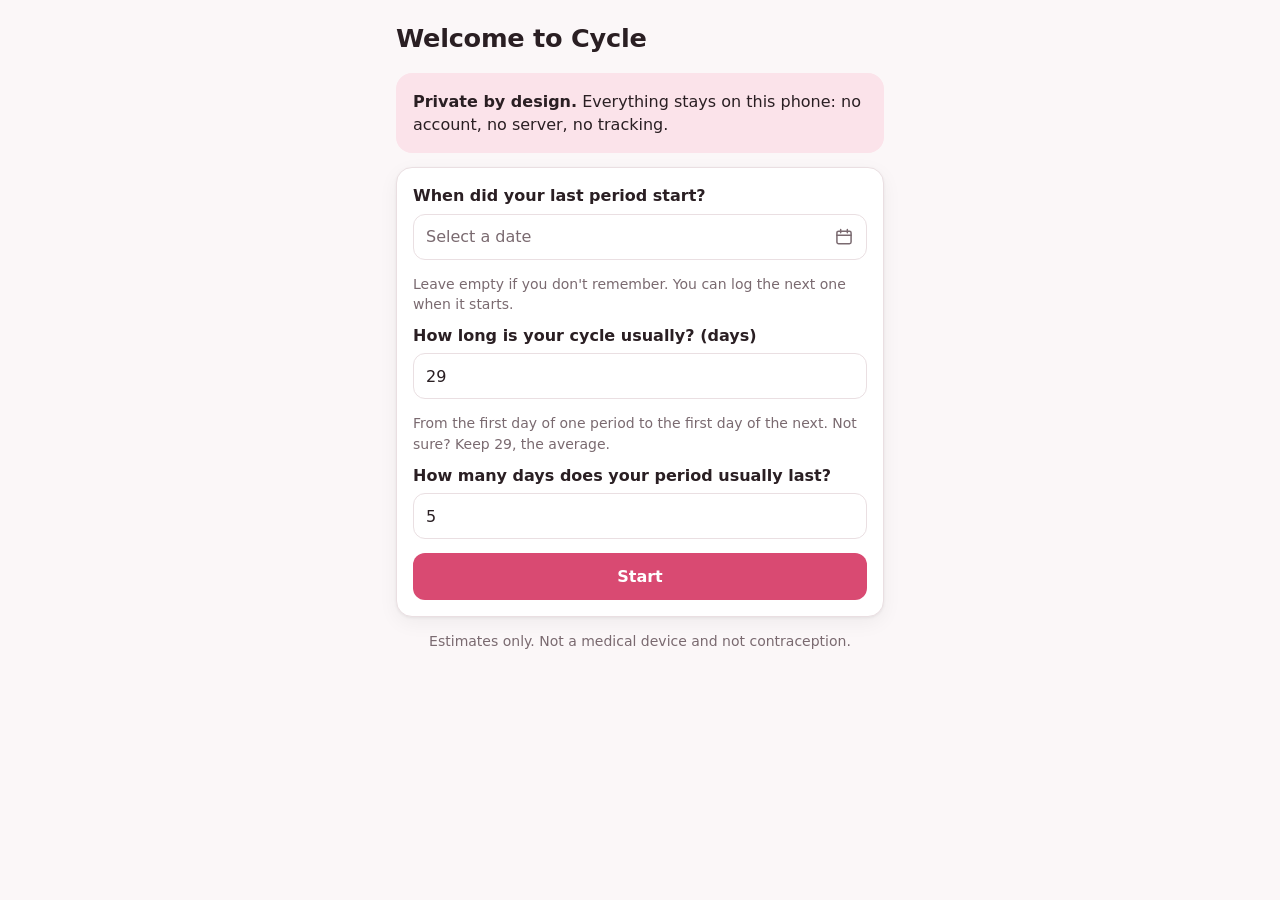
<file: index.html>
<!doctype html>
<html lang="en">
<head>
  <meta charset="utf-8">

  <!-- ===================== APP SETTINGS: edit these ===================== -->
  <!-- Version: change it when you publish an update.
       It also makes installed phones download a fresh copy of the app. -->
  <meta name="app-version" content="1.0.1">
  <!-- App id: prefix for everything this app stores in the browser, so other
       apps on the same web address don't clash with it. Letters, digits and
       dashes only. Changing it after publishing = users start with empty data. -->
  <meta name="app-id" content="period-tracker">
  <!-- ==================================================================== -->

  <!-- Security: only run scripts from this site; don't tell other sites where users came from -->
  <meta http-equiv="Content-Security-Policy" content="default-src 'self'; script-src 'self'; style-src 'self' 'unsafe-inline'; img-src 'self' data:; object-src 'none'; base-uri 'none'; form-action 'self'">
  <meta name="referrer" content="no-referrer">
  <meta name="viewport" content="width=device-width, initial-scale=1, viewport-fit=cover">
  <title>Cycle</title>
  <meta name="description" content="A private period tracker. Your data stays on your phone.">
  <meta name="theme-color" content="#d94a72">
  <meta name="color-scheme" content="light dark">
  <meta name="apple-mobile-web-app-capable" content="yes">
  <meta name="mobile-web-app-capable" content="yes">
  <meta name="apple-mobile-web-app-status-bar-style" content="default">
  <meta name="apple-mobile-web-app-title" content="Cycle">
  <link rel="manifest" href="manifest.webmanifest">
  <link rel="icon" href="icons/icon.svg" type="image/svg+xml">
  <link rel="apple-touch-icon" href="icons/apple-touch-icon.png">
  <link rel="stylesheet" href="css/styles.css">
</head>
<body>
  <main id="app" aria-live="polite"></main>

  <nav id="tabs" class="tabs" hidden>
    <button data-tab="today" aria-label="Today">
      <svg viewBox="0 0 24 24" aria-hidden="true"><circle cx="12" cy="12" r="8"/><circle cx="12" cy="12" r="3"/></svg>
      <span>Today</span>
    </button>
    <button data-tab="calendar" aria-label="Calendar">
      <svg viewBox="0 0 24 24" aria-hidden="true"><rect x="3.5" y="5" width="17" height="15" rx="2"/><path d="M3.5 10h17M8 3v4M16 3v4"/></svg>
      <span>Calendar</span>
    </button>
    <button data-tab="history" aria-label="History">
      <svg viewBox="0 0 24 24" aria-hidden="true"><path d="M5 19V11M12 19V5M19 19v-6"/></svg>
      <span>History</span>
    </button>
    <button data-tab="settings" aria-label="Settings">
      <svg viewBox="0 0 24 24" aria-hidden="true"><circle cx="12" cy="12" r="3"/><path d="M12 2.5v3M12 18.5v3M2.5 12h3M18.5 12h3M5.3 5.3l2.1 2.1M16.6 16.6l2.1 2.1M5.3 18.7l2.1-2.1M16.6 7.4l2.1-2.1"/></svg>
      <span>Settings</span>
    </button>
  </nav>

  <dialog id="sheet" class="sheet"></dialog>
  <div id="toast" class="toast" role="status"></div>

  <noscript>This app needs JavaScript.</noscript>
  <script type="module" src="js/app.js"></script>
</body>
</html>
</file>
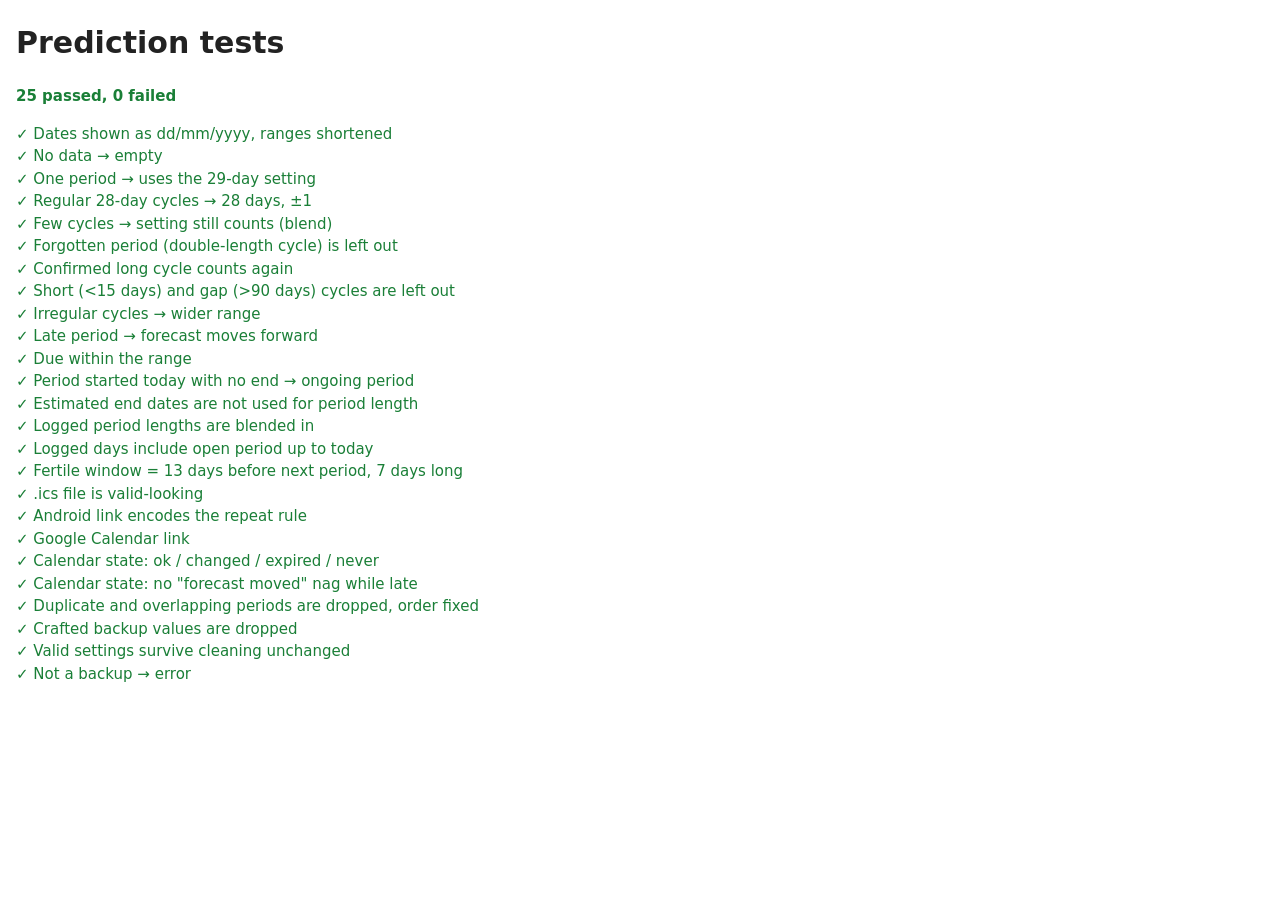
<file: tests/index.html>
<!doctype html>
<html lang="en">
<head>
  <meta charset="utf-8">
  <meta name="viewport" content="width=device-width, initial-scale=1">
  <title>Prediction tests</title>
  <style>
    body { font: 15px/1.5 system-ui, sans-serif; margin: 16px; background: #fff; color: #222; }
    .pass { color: #1a7f37; } .fail { color: #c0392b; font-weight: 600; }
    pre { white-space: pre-wrap; margin: 0 0 0 1.5em; font-size: 13px; }
  </style>
</head>
<body>
  <h1>Prediction tests</h1>
  <p id="summary">Running…</p>
  <div id="out"></div>
  <script type="module">
    import { analyze, loggedDays } from '../js/predict.js';
    import { buildICS, androidIntentUrl, calendarState, googleCalendarUrl } from '../js/calendar.js';
    import { addDays, fmt, fmtRange } from '../js/dates.js';
    import { parseBackup, cleanSettings, cleanPeriods } from '../js/storage.js';

    const out = document.getElementById('out');
    let passed = 0, failed = 0;
    function test(name, fn) {
      try { fn(); passed++; out.insertAdjacentHTML('beforeend', `<div class="pass">✓ ${name}</div>`); }
      catch (e) { failed++; out.insertAdjacentHTML('beforeend', `<div class="fail">✗ ${name}</div><pre>${e.message}</pre>`); }
    }
    const eq = (a, b, msg = '') => { if (JSON.stringify(a) !== JSON.stringify(b)) throw new Error(`${msg} expected ${JSON.stringify(b)}, got ${JSON.stringify(a)}`); };
    const ok = (c, msg) => { if (!c) throw new Error(msg); };

    /** Periods starting at `first`, separated by the given cycle lengths, each `len` days long */
    function series(first, lengths, len = 5) {
      const out = [{ start: first, end: addDays(first, len - 1) }];
      let d = first;
      for (const l of lengths) { d = addDays(d, l); out.push({ start: d, end: addDays(d, len - 1) }); }
      return out;
    }
    const S = { cycleLength: 29, periodLength: 5, installId: 'test', eventTitle: '🌸', reminder: 2, calendarCount: 12 };

    test('Dates shown as dd/mm/yyyy, ranges shortened', () => {
      eq(fmt('2026-11-05'), '05/11/2026');
      eq(fmtRange('2026-11-24', '2026-11-24'), '24/11/2026');
      eq(fmtRange('2026-11-24', '2026-12-01'), '24/11 – 01/12/2026');
      eq(fmtRange('2026-12-30', '2027-01-03'), '30/12/2026 – 03/01/2027');
    });

    test('No data → empty',() => eq(analyze([], S, '2026-11-24').status, 'empty'));

    test('One period → uses the 29-day setting', () => {
      const p = analyze([{ start: '2026-11-01', end: '2026-11-05' }], S, '2026-11-10');
      eq(p.next.start, '2026-11-30');
      eq(p.basedOn, 0);
      eq(p.spread, 4);
      eq(p.status, 'normal');
      eq(p.cycleDay, 10);
    });

    test('Regular 28-day cycles → 28 days, ±1', () => {
      const periods = series('2026-05-01', [28, 28, 28, 28, 28, 28]);
      const p = analyze(periods, S, addDays(periods.at(-1).start, 10));
      eq(p.cycleLength, 28);
      eq(p.spread, 1);
      eq(p.basedOn, 6);
      eq(p.next.start, addDays(periods.at(-1).start, 28));
    });

    test('Few cycles → setting still counts (blend)', () => {
      const periods = series('2026-09-01', [25]);
      const p = analyze(periods, S, '2026-10-01');
      // (2*29 + 1*25) / 3 = 27.67 → 28
      eq(p.cycleLength, 28);
    });

    test('Forgotten period (double-length cycle) is left out', () => {
      const periods = series('2026-01-01', [28, 28, 28, 56, 28]);
      const p = analyze(periods, S, addDays(periods.at(-1).start, 5));
      eq(p.cycles.map((c) => c.kind), ['normal', 'normal', 'normal', 'missed', 'normal']);
      eq(p.basedOn, 4);
      eq(p.cycleLength, 28);
      eq(p.prompts.length, 1);
      eq(p.prompts[0].guess, addDays(p.prompts[0].start, 28));
    });

    test('Confirmed long cycle counts again', () => {
      const periods = series('2026-01-01', [28, 28, 28, 56, 28]);
      const confirmed = [periods[3].start];
      const p = analyze(periods, { ...S, confirmedCycles: confirmed }, addDays(periods.at(-1).start, 5));
      eq(p.cycles[3].kind, 'normal');
      eq(p.prompts.length, 0);
    });

    test('Short (<15 days) and gap (>90 days) cycles are left out', () => {
      const periods = series('2025-01-01', [28, 10, 28, 120, 28]);
      const p = analyze(periods, S, addDays(periods.at(-1).start, 5));
      eq(p.cycles.map((c) => c.kind), ['normal', 'short', 'normal', 'gap', 'normal']);
    });

    test('Irregular cycles → wider range', () => {
      const periods = series('2026-01-01', [24, 34, 26, 35, 25, 33]);
      const p = analyze(periods, S, addDays(periods.at(-1).start, 3));
      ok(p.spread >= 4, `spread ${p.spread} should be ≥ 4`);
    });

    test('Late period → forecast moves forward', () => {
      const periods = series('2026-07-01', [28, 28, 28]);
      const last = periods.at(-1).start;
      const today = addDays(last, 40);
      const p = analyze(periods, S, today);
      eq(p.status, 'late');
      ok(p.daysLate > 0, 'daysLate > 0');
      ok(p.next.start > today, 'next start is after today');
      ok(p.next.low > today, 'range starts after today');
    });

    test('Due within the range', () => {
      const periods = series('2026-07-01', [28, 28, 28]);
      const p = analyze(periods, S, addDays(periods.at(-1).start, 28));
      eq(p.status, 'due');
    });

    test('Period started today with no end → ongoing period', () => {
      const p = analyze([{ start: '2026-10-01', end: '2026-10-05' }, { start: '2026-10-29', end: null }], S, '2026-10-31');
      eq(p.status, 'period');
      eq(p.ongoing, true);
      eq(p.cycleDay, 3);
    });

    test('Estimated end dates are not used for period length', () => {
      const p = analyze([{ start: '2026-10-01', end: '2026-10-10', estimatedEnd: true }], { ...S, periodLength: 5 }, '2026-10-20');
      eq(p.periodLength, 5);
    });

    test('Logged period lengths are blended in', () => {
      const periods = series('2026-05-01', [28, 28, 28, 28], 3);
      const p = analyze(periods, S, addDays(periods.at(-1).start, 10));
      // (2*5 + 5*3) / 7 = 3.57 → 4
      eq(p.periodLength, 4);
    });

    test('Logged days include open period up to today', () => {
      const days = loggedDays([{ start: '2026-11-20', end: null }], 5, '2026-11-22');
      eq([...days], ['2026-11-20', '2026-11-21', '2026-11-22']);
    });

    test('Fertile window = 13 days before next period, 7 days long', () => {
      const p = analyze([{ start: '2026-11-01', end: '2026-11-05' }], S, '2026-11-02');
      const f = p.forecast[0];
      eq(f.ovulation, '2026-11-17');
      eq([f.fertileStart, f.fertileEnd], ['2026-11-12', '2026-11-18']);
    });

    // ----- Calendar -----

    // Starts Jul 3, Aug 1, Aug 30, Sep 28 → next expected Oct 27
    const pred = analyze(series('2026-07-03', [29, 29, 29]), S, '2026-10-20');

    test('.ics file is valid-looking', () => {
      const ics = buildICS(pred, S);
      ok(ics.startsWith('BEGIN:VCALENDAR\r\n'), 'starts with VCALENDAR + CRLF');
      ok(ics.endsWith('END:VCALENDAR\r\n'), 'ends with VCALENDAR + CRLF');
      ok(ics.includes(`RRULE:FREQ=DAILY;INTERVAL=${pred.cycleLength};COUNT=12`), 'has repeat rule');
      ok(ics.includes('DTSTART;VALUE=DATE:20261027'), 'starts on next period');
      ok(ics.includes('TRIGGER:-PT39H'), '2-day reminder at 9:00');
      const enc = new TextEncoder();
      for (const line of ics.split('\r\n')) ok(enc.encode(line).length <= 75, `line too long: ${line}`);
      ok(!ics.includes('fertile-'), 'no fertile event when disabled');
      ok(buildICS(pred, { ...S, showFertile: true }).includes('test-fertile@'), 'fertile event when enabled');
    });

    test('Android link encodes the repeat rule', () => {
      const url = androidIntentUrl(pred, S);
      ok(url.startsWith('intent:#Intent;action=android.intent.action.INSERT;'), 'intent prefix');
      ok(url.includes('S.rrule=FREQ%3DDAILY%3BINTERVAL%3D29%3BCOUNT%3D12;'), 'encoded rrule');
      ok(url.includes('S.browser_fallback_url=https%3A%2F%2Fcalendar.google.com'), 'Google fallback');
      ok(url.endsWith(';end'), 'ends with ;end');
    });

    test('Google Calendar link', () => {
      const url = new URL(googleCalendarUrl(pred, S));
      eq(url.searchParams.get('dates'), '20261027/20261101');
      eq(url.searchParams.get('recur'), 'RRULE:FREQ=DAILY;INTERVAL=29;COUNT=12');
    });

    test('Calendar state: ok / changed / expired / never', () => {
      eq(calendarState(null, pred), 'never');
      eq(calendarState({ start: pred.next.start, cycle: pred.cycleLength, count: 12 }, pred), 'ok');
      eq(calendarState({ start: addDays(pred.next.start, -29), cycle: 29, count: 12 }, pred), 'ok');
      eq(calendarState({ start: addDays(pred.next.start, -5), cycle: 29, count: 12 }, pred), 'changed');
      eq(calendarState({ start: pred.next.start, cycle: 32, count: 12 }, pred), 'changed');
      eq(calendarState({ start: addDays(pred.next.start, -29 * 6), cycle: 29, count: 3 }, pred), 'expired');
    });

    test('Calendar state: no "forecast moved" nag while late', () => {
      const periods = series('2026-07-01', [28, 28, 28]);
      const late = analyze(periods, S, addDays(periods.at(-1).start, 40));
      eq(late.status, 'late');
      const exported = { start: addDays(periods.at(-1).start, 28), cycle: 28, count: 12 };
      eq(calendarState(exported, late), 'ok');
      eq(calendarState(null, late), 'never');
    });

    // ----- Backup import safety -----

    test('Duplicate and overlapping periods are dropped, order fixed', () => {
      const out = cleanPeriods([
        { start: '2026-11-01', end: '2026-11-05' },
        { start: '2026-10-01', end: '2026-10-05' },
        { start: '2026-10-01', end: '2026-10-04' },   // duplicate start
        { start: '2026-10-03', end: null },           // starts inside the previous one
        { start: '2026-10-29', end: null },
        { start: '2026-10-29', end: '2026-11-02' },   // duplicate of an open period
      ]);
      eq(out.map((p) => p.start), ['2026-10-01', '2026-10-29', '2026-11-01']);
    });

    test('Crafted backup values are dropped', () => {
      const evil = JSON.stringify({
        app: 'period-tracker',
        periods: [
          { start: '2026-10-01', end: '2026-10-05' },
          { start: '<img src=x onerror=alert(1)>' },
          { start: '2026-11-10', end: '2026-11-01' },
        ],
        settings: {
          onboarded: true,
          cycleLength: '<img src=x onerror=alert(1)>',
          periodLength: 500,
          reminder: '2',
          installId: 'x\r\nATTACH:https://evil.example/',
          eventTitle: 'a'.repeat(100),
          confirmedCycles: ['2026-01-01', '<b>'],
          calendarExport: { start: '<b>', cycle: 29, count: 12 },
          unknownKey: 'dropped',
        },
      });
      const { periods, settings } = parseBackup(evil);
      eq(periods, [{ start: '2026-10-01', end: '2026-10-05' }]);
      eq(settings.cycleLength, 29);
      eq(settings.periodLength, 5);
      eq(settings.reminder, 2);
      ok(/^[a-z0-9]+$/.test(settings.installId), `installId cleaned: ${settings.installId}`);
      eq(settings.eventTitle.length, 40);
      eq(settings.confirmedCycles, ['2026-01-01']);
      eq(settings.calendarExport, null);
      eq(settings.onboarded, true);
      ok(!('unknownKey' in settings), 'unknown keys dropped');
    });

    test('Valid settings survive cleaning unchanged', () => {
      const good = { onboarded: true, cycleLength: 31, periodLength: 6, showFertile: true, hideCalendarPrompt: false,
        eventTitle: '🌸', fertileTitle: '🌱', reminder: -1, calendarCount: 24, confirmedCycles: ['2026-02-03'],
        calendarExport: { start: '2026-12-01', cycle: 31, count: 24, at: '2026-11-24' }, installId: 'abc123' };
      eq(cleanSettings(good), good);
    });

    test('Not a backup → error', () => {
      let threw = false;
      try { parseBackup('{"app":"other","periods":[]}'); } catch { threw = true; }
      ok(threw, 'should throw');
    });

    document.getElementById('summary').innerHTML =
      `<b class="${failed ? 'fail' : 'pass'}">${passed} passed, ${failed} failed</b>`;
  </script>
</body>
</html>
</file>
<file: css/styles.css>
/* ---------- Colors (light + dark) ---------- */
:root {
  --bg: #fbf7f8;
  --surface: #ffffff;
  --surface-2: #f4edef;
  --text: #2a1f23;
  --muted: #7a6a70;
  --border: #eadfe2;
  --accent: #d94a72;
  --accent-text: #ffffff;
  --accent-soft: #fbe3ea;
  --period: #d94a72;
  --predicted: #f2a7bc;
  --fertile: #2f9e8f;
  --fertile-soft: #d9f2ee;
  --warn: #b26a00;
  --warn-soft: #fff1d6;
  --danger: #c0392b;
  --shadow: 0 1px 3px rgb(0 0 0 / 0.06), 0 6px 20px rgb(0 0 0 / 0.05);
  --radius: 16px;
  color-scheme: light;
}

@media (prefers-color-scheme: dark) {
  :root {
    --bg: #161214;
    --surface: #211b1e;
    --surface-2: #2b2327;
    --text: #f3eaed;
    --muted: #a8979d;
    --border: #3a2f34;
    --accent: #ef6f94;
    --accent-text: #1a0f13;
    --accent-soft: #3e2530;
    --period: #ef6f94;
    --predicted: #8c4a5e;
    --fertile: #4cc2b1;
    --fertile-soft: #1c3532;
    --warn: #f0b155;
    --warn-soft: #3a2c14;
    --danger: #ff7a6b;
    --shadow: none;
    color-scheme: dark;
  }
}

/* ---------- Base ---------- */
* { box-sizing: border-box; }
html { -webkit-text-size-adjust: 100%; }
body {
  margin: 0;
  background: var(--bg);
  color: var(--text);
  font: 16px/1.45 system-ui, -apple-system, "Segoe UI", Roboto, sans-serif;
  -webkit-tap-highlight-color: transparent;
}
main {
  max-width: 520px;
  margin: 0 auto;
  padding: calc(env(safe-area-inset-top) + 20px) 16px calc(env(safe-area-inset-bottom) + 96px);
}
h1 { font-size: 1.6rem; margin: 0 0 16px; letter-spacing: -0.01em; }
h2 { font-size: 1.05rem; margin: 0 0 10px; }
p { margin: 0 0 10px; }
.muted { color: var(--muted); }
.small { font-size: 0.875rem; }
.center { text-align: center; }
a { color: var(--accent); }

/* ---------- Cards ---------- */
.card {
  background: var(--surface);
  border: 1px solid var(--border);
  border-radius: var(--radius);
  padding: 16px;
  margin-bottom: 14px;
  box-shadow: var(--shadow);
}
.card.warn { background: var(--warn-soft); border-color: transparent; }
.card.soft { background: var(--accent-soft); border-color: transparent; box-shadow: none; }
.card.fertile { background: var(--fertile-soft); border-color: transparent; box-shadow: none; }

/* ---------- Buttons & inputs ---------- */
button, .btn {
  font: inherit;
  cursor: pointer;
  border: 0;
  border-radius: 12px;
  padding: 12px 16px;
  min-height: 46px;
  background: var(--surface-2);
  color: var(--text);
  font-weight: 600;
}
.btn-primary { background: var(--accent); color: var(--accent-text); }
.btn-danger { background: transparent; color: var(--danger); border: 1px solid currentColor; }
.btn-link { background: none; color: var(--accent); padding: 8px 4px; min-height: 0; font-weight: 600; }
.btn-block { display: block; width: 100%; }
.btn-row { display: flex; gap: 10px; flex-wrap: wrap; }
.btn-row > * { flex: 1 1 0; }
.stack > * + * { margin-top: 10px; }

label.field { display: block; margin-bottom: 14px; }
label.field > span:not(.date-field) { display: block; font-weight: 600; margin-bottom: 6px; }
input[type="date"], input[type="number"], input[type="text"], select {
  font: inherit;
  width: 100%;
  min-height: 46px;
  padding: 10px 12px;
  border-radius: 12px;
  border: 1px solid var(--border);
  background: var(--surface);
  color: var(--text);
}
/* Date field: app-written dd/mm/yyyy text, with the real (invisible) date input on top */
.date-field {
  position: relative;
  display: flex;
  align-items: center;
  justify-content: space-between;
  min-height: 46px;
  padding: 10px 12px;
  border-radius: 12px;
  border: 1px solid var(--border);
  background: var(--surface);
  cursor: pointer;
}
.date-field:focus-within { outline: 2px solid var(--accent); outline-offset: 1px; }
.date-display.placeholder { color: var(--muted); }
.date-field svg { width: 20px; height: 20px; fill: none; stroke: var(--muted); stroke-width: 1.8; stroke-linecap: round; flex: none; }
.date-field input[type="date"] {
  position: absolute;
  inset: 0;
  width: 100%;
  height: 100%;
  min-height: 0;
  margin: 0;
  padding: 0;
  border: 0;
  opacity: 0;
  cursor: pointer;
  -webkit-appearance: none;
  appearance: none;
}
/* Make the whole field the click target for the picker icon (Chrome/Edge) */
.date-field input[type="date"]::-webkit-calendar-picker-indicator {
  position: absolute;
  inset: 0;
  width: auto;
  height: auto;
  cursor: pointer;
}

.switch { display: flex; align-items: center; justify-content: space-between; gap: 16px; margin-bottom: 14px; }
.switch input { width: 22px; height: 22px; accent-color: var(--accent); flex: none; }

/* ---------- Today ring ---------- */
.hero { text-align: center; padding: 8px 0 18px; }
.ring {
  --p: 0;
  width: 220px;
  height: 220px;
  margin: 0 auto 16px;
  border-radius: 50%;
  display: grid;
  place-items: center;
  background: conic-gradient(var(--accent) calc(var(--p) * 1%), var(--surface-2) 0);
}
.ring-inner {
  width: 190px;
  height: 190px;
  border-radius: 50%;
  background: var(--bg);
  display: grid;
  place-content: center;
  padding: 10px;
}
.ring-big { font-size: 2.6rem; font-weight: 750; line-height: 1.05; letter-spacing: -0.02em; }
.ring-label { color: var(--muted); font-size: 0.95rem; }
.hero-sub { font-size: 1.05rem; margin-bottom: 4px; }

/* ---------- Calendar ---------- */
.cal-head { display: flex; align-items: center; justify-content: space-between; margin-bottom: 10px; }
.cal-head h1 { margin: 0; font-size: 1.3rem; }
.cal-nav { display: flex; gap: 6px; }
.cal-nav button { min-width: 46px; padding: 8px; }
.cal-grid { display: grid; grid-template-columns: repeat(7, 1fr); gap: 4px; }
.cal-wd { text-align: center; font-size: 0.75rem; color: var(--muted); padding: 4px 0; font-weight: 600; }
.cal-day {
  aspect-ratio: 1;
  min-height: 0;
  padding: 0;
  border-radius: 50%;
  background: transparent;
  font-weight: 500;
  font-size: 0.95rem;
  position: relative;
}
.cal-day.other { visibility: hidden; }
.cal-day.future { color: var(--muted); }
.cal-day.today { box-shadow: inset 0 0 0 2px var(--text); }
.cal-day.logged { background: var(--period); color: var(--accent-text); font-weight: 700; }
.cal-day.predicted { background: var(--accent-soft); box-shadow: inset 0 0 0 2px var(--predicted); color: var(--text); }
.cal-day.predicted.today { box-shadow: inset 0 0 0 2px var(--text); }
.cal-day.fertile { background: var(--fertile-soft); color: var(--text); }
.cal-day.ovulation::after {
  content: "";
  position: absolute;
  left: 50%;
  bottom: 12%;
  width: 5px;
  height: 5px;
  margin-left: -2.5px;
  border-radius: 50%;
  background: var(--fertile);
}
.legend { display: flex; flex-wrap: wrap; gap: 8px 16px; font-size: 0.85rem; color: var(--muted); margin-top: 14px; }
.legend i { display: inline-block; width: 12px; height: 12px; border-radius: 50%; vertical-align: -1px; margin-right: 6px; }
.legend .l-logged { background: var(--period); }
.legend .l-predicted { background: var(--accent-soft); box-shadow: inset 0 0 0 2px var(--predicted); }
.legend .l-fertile { background: var(--fertile-soft); box-shadow: inset 0 0 0 2px var(--fertile); }

/* ---------- History ---------- */
.stats { display: grid; grid-template-columns: 1fr 1fr; gap: 10px; margin-bottom: 14px; }
.stat { background: var(--surface); border: 1px solid var(--border); border-radius: var(--radius); padding: 14px; }
.stat b { display: block; font-size: 1.5rem; letter-spacing: -0.01em; }
.stat span { color: var(--muted); font-size: 0.85rem; }
.list { list-style: none; margin: 0; padding: 0; }
.list li { display: flex; justify-content: space-between; align-items: center; gap: 12px; padding: 12px 0; border-bottom: 1px solid var(--border); }
.list li:last-child { border-bottom: 0; }
.badge { font-size: 0.75rem; padding: 3px 8px; border-radius: 999px; background: var(--warn-soft); color: var(--warn); white-space: nowrap; font-weight: 600; }
.bar { height: 6px; border-radius: 3px; background: var(--predicted); margin-top: 6px; }

/* ---------- Bottom tabs ---------- */
.tabs {
  position: fixed;
  inset: auto 0 0 0;
  display: flex;
  justify-content: center;
  background: color-mix(in srgb, var(--surface) 92%, transparent);
  backdrop-filter: blur(12px);
  -webkit-backdrop-filter: blur(12px);
  border-top: 1px solid var(--border);
  padding-bottom: env(safe-area-inset-bottom);
  z-index: 5;
}
.tabs[hidden] { display: none; }
.tabs button {
  flex: 1;
  max-width: 130px;
  background: none;
  border-radius: 0;
  padding: 8px 4px 10px;
  display: flex;
  flex-direction: column;
  align-items: center;
  gap: 2px;
  color: var(--muted);
  font-size: 0.72rem;
  font-weight: 600;
}
.tabs svg { width: 24px; height: 24px; fill: none; stroke: currentColor; stroke-width: 1.8; stroke-linecap: round; }
.tabs button.active { color: var(--accent); }

/* ---------- Bottom sheet (dialog) ---------- */
.sheet {
  border: 0;
  padding: 20px 16px calc(env(safe-area-inset-bottom) + 20px);
  width: 100%;
  max-width: 520px;
  margin: auto auto 0;
  border-radius: 20px 20px 0 0;
  background: var(--surface);
  color: var(--text);
  max-height: 90vh;
}
.sheet::backdrop { background: rgb(0 0 0 / 0.4); }
.sheet h2 { font-size: 1.2rem; margin-bottom: 14px; }

/* ---------- Toast ---------- */
.toast {
  position: fixed;
  left: 50%;
  bottom: calc(env(safe-area-inset-bottom) + 84px);
  transform: translateX(-50%) translateY(20px);
  background: var(--text);
  color: var(--bg);
  padding: 10px 16px;
  border-radius: 12px;
  font-size: 0.9rem;
  opacity: 0;
  pointer-events: none;
  transition: opacity 0.2s, transform 0.2s;
  z-index: 20;
  max-width: calc(100% - 32px);
}
.toast.show { opacity: 1; transform: translateX(-50%) translateY(0); }

details summary { cursor: pointer; font-weight: 600; padding: 6px 0; }
</file>
